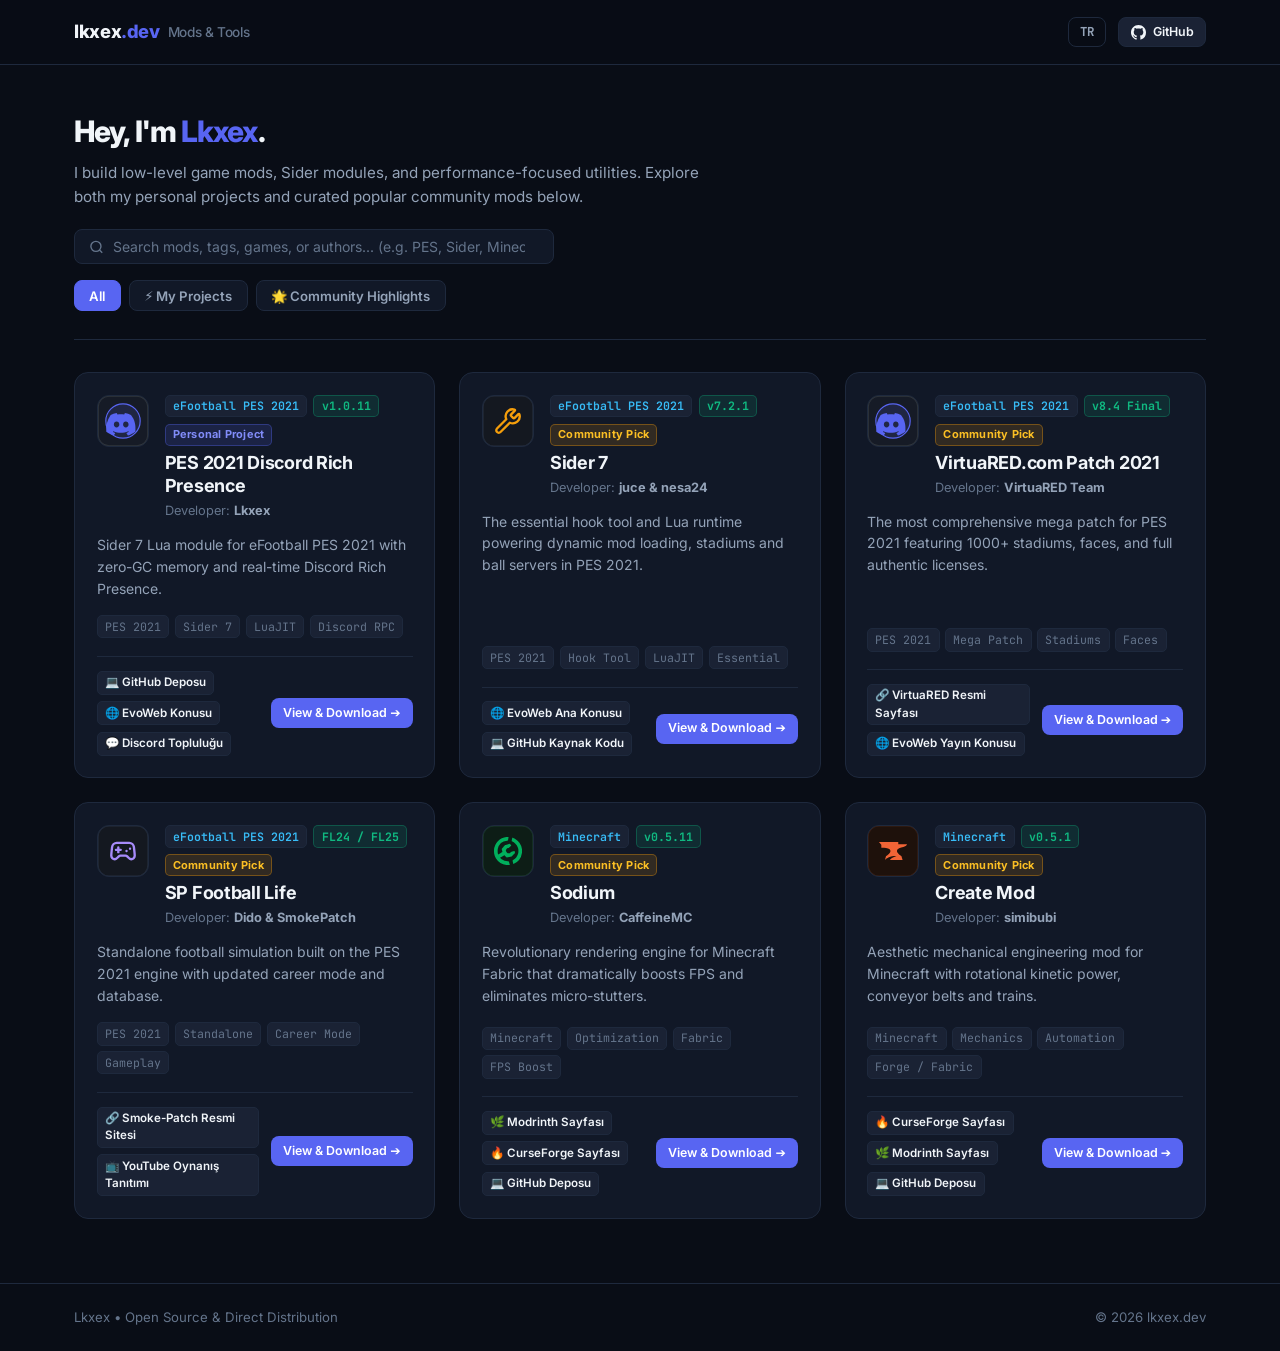
<file: index.html>
<!DOCTYPE html>
<html lang="tr">
<head>
  <meta charset="UTF-8" />
  <meta name="viewport" content="width=device-width, initial-scale=1.0" />
  <title data-i18n="site_title">Lkxex / Modlar &amp; Projeler</title>
  
  <meta name="description" content="Lkxex tarafından geliştirilen oyun modları, Sider 7 modülleri ve popüler topluluk modları vitrini." />
  <link rel="icon" type="image/svg+xml" href="./favicon.svg" />
  
  <link rel="preconnect" href="https://fonts.googleapis.com" />
  <link rel="preconnect" href="https://fonts.gstatic.com" crossorigin />
  <link href="https://fonts.googleapis.com/css2?family=Inter:wght@400;500;600;700;800&family=JetBrains+Mono:wght@400;500;600;700&display=swap" rel="stylesheet" />

  <style>
    :root {
      --bg-base: #090d16;
      --bg-surface: #111827;
      --bg-surface-elevated: #1a2234;
      --bg-surface-hover: #222d42;
      --border-subtle: #1e293d;
      --border-hover: #334155;
      --text-primary: #f1f5f9;
      --text-secondary: #94a3b8;
      --text-muted: #64748b;
      --accent: #5865F2;
      --accent-hover: #4752c4;
      --emerald: #10b981;
      --emerald-hover: #059669;
      --amber: #f59e0b;
      --font-sans: 'Inter', system-ui, -apple-system, BlinkMacSystemFont, "Segoe UI", Roboto, sans-serif;
      --font-mono: 'JetBrains Mono', Consolas, monospace;
    }

    * {
      box-sizing: border-box;
      margin: 0;
      padding: 0;
    }

    body {
      background-color: var(--bg-base);
      color: var(--text-primary);
      font-family: var(--font-sans);
      line-height: 1.5;
      -webkit-font-smoothing: antialiased;
      min-height: 100vh;
      display: flex;
      flex-direction: column;
    }

    a {
      color: inherit;
      text-decoration: none;
    }

    .container {
      max-width: 1180px;
      margin: 0 auto;
      padding: 0 1.5rem;
      width: 100%;
    }

    /* Top Admin Bar (When active in ModManager / Local preview) */
    .admin-top-bar {
      display: none;
      background: #0f172a;
      border-bottom: 1px solid var(--accent);
      padding: 0.5rem 0;
      font-size: 0.825rem;
    }
    .admin-top-bar.active {
      display: block;
    }
    .admin-bar-inner {
      display: flex;
      align-items: center;
      justify-content: space-between;
      gap: 1rem;
    }
    .admin-status {
      display: flex;
      align-items: center;
      gap: 0.5rem;
      font-weight: 700;
      color: #38bdf8;
      letter-spacing: 0.04em;
    }
    .admin-dot {
      width: 8px;
      height: 8px;
      border-radius: 50%;
      background: #38bdf8;
      box-shadow: 0 0 8px #38bdf8;
    }

    /* Site Header */
    .site-header {
      border-bottom: 1px solid var(--border-subtle);
      background: rgba(9, 13, 22, 0.85);
      backdrop-filter: blur(12px);
      position: sticky;
      top: 0;
      z-index: 40;
    }
    .header-inner {
      height: 64px;
      display: flex;
      align-items: center;
      justify-content: space-between;
    }
    .brand {
      display: flex;
      align-items: center;
      gap: 0.5rem;
      font-weight: 800;
      font-size: 1.15rem;
      letter-spacing: -0.02em;
    }
    .brand-accent {
      color: var(--accent);
    }
    .brand-sub {
      color: var(--text-muted);
      font-weight: 500;
      font-size: 0.85rem;
    }
    .nav-actions {
      display: flex;
      align-items: center;
      gap: 0.75rem;
    }

    /* Buttons */
    .btn {
      display: inline-flex;
      align-items: center;
      justify-content: center;
      gap: 0.45rem;
      font-family: inherit;
      font-size: 0.825rem;
      font-weight: 600;
      height: 34px;
      padding: 0 0.85rem;
      border-radius: 8px;
      border: 1px solid transparent;
      cursor: pointer;
      transition: all 120ms ease;
      line-height: 1;
      white-space: nowrap;
    }
    .btn-primary {
      background-color: var(--accent);
      color: #fff;
    }
    .btn-primary:hover {
      background-color: var(--accent-hover);
    }
    .btn-secondary {
      background-color: var(--bg-surface-elevated);
      color: var(--text-primary);
      border-color: var(--border-subtle);
    }
    .btn-secondary:hover {
      background-color: var(--bg-surface-hover);
      border-color: var(--border-hover);
    }
    .btn-emerald {
      background-color: var(--emerald);
      color: #fff;
    }
    .btn-emerald:hover {
      background-color: var(--emerald-hover);
    }
    .btn-outline {
      background: transparent;
      border-color: var(--border-subtle);
      color: var(--text-secondary);
    }
    .btn-outline:hover {
      border-color: var(--border-hover);
      color: var(--text-primary);
    }
    .btn-sm {
      height: 30px;
      padding: 0 0.7rem;
      font-size: 0.775rem;
    }

    /* Intro / Hero Section */
    .intro-section {
      padding: 2.75rem 0 1.75rem;
      border-bottom: 1px solid var(--border-subtle);
      margin-bottom: 2rem;
    }
    .intro-title {
      font-size: 1.85rem;
      font-weight: 800;
      letter-spacing: -0.03em;
      margin-bottom: 0.45rem;
    }
    .intro-desc {
      color: var(--text-secondary);
      font-size: 0.95rem;
      max-width: 640px;
      line-height: 1.6;
      margin-bottom: 1.25rem;
    }

    /* Search & Filter Controls */
    .controls-row {
      display: flex;
      flex-direction: column;
      gap: 1rem;
    }
    .search-box {
      display: flex;
      align-items: center;
      background: var(--bg-surface);
      border: 1px solid var(--border-subtle);
      border-radius: 8px;
      padding: 0.5rem 0.85rem;
      gap: 0.6rem;
      max-width: 480px;
      transition: border-color 150ms ease;
    }
    .search-box:focus-within {
      border-color: var(--accent);
    }
    .search-box input {
      background: transparent;
      border: none;
      outline: none;
      color: var(--text-primary);
      font-size: 0.875rem;
      width: 100%;
      font-family: inherit;
    }
    .search-box input::placeholder {
      color: var(--text-muted);
    }

    .tabs-container {
      display: flex;
      align-items: center;
      gap: 0.5rem;
      flex-wrap: wrap;
    }
    .tab-btn {
      background: var(--bg-surface);
      border: 1px solid var(--border-subtle);
      color: var(--text-secondary);
      padding: 0.4rem 0.9rem;
      border-radius: 8px;
      font-size: 0.825rem;
      font-weight: 600;
      cursor: pointer;
      transition: all 120ms ease;
      font-family: inherit;
    }
    .tab-btn:hover {
      background: var(--bg-surface-elevated);
      color: var(--text-primary);
      border-color: var(--border-hover);
    }
    .tab-btn.active {
      background: var(--accent);
      color: #fff;
      border-color: var(--accent);
    }

    /* Badges */
    .badge-type {
      font-size: 0.685rem;
      font-weight: 700;
      padding: 0.12rem 0.45rem;
      border-radius: 5px;
      letter-spacing: 0.02em;
    }
    .badge-personal {
      background: rgba(88, 101, 242, 0.15);
      color: #818cf8;
      border: 1px solid rgba(88, 101, 242, 0.35);
    }
    .badge-community {
      background: rgba(245, 158, 11, 0.14);
      color: #fbbf24;
      border: 1px solid rgba(245, 158, 11, 0.35);
    }
    .badge-game {
      font-family: var(--font-mono);
      font-size: 0.725rem;
      font-weight: 600;
      background: var(--bg-surface-elevated);
      border: 1px solid var(--border-subtle);
      color: #38bdf8;
      padding: 0.1rem 0.45rem;
      border-radius: 5px;
    }
    .badge-version {
      font-family: var(--font-mono);
      font-size: 0.725rem;
      font-weight: 700;
      color: var(--emerald);
      background: rgba(16, 185, 129, 0.12);
      border: 1px solid rgba(16, 185, 129, 0.3);
      padding: 0.1rem 0.45rem;
      border-radius: 5px;
    }
    .badge-platform {
      display: inline-flex;
      align-items: center;
      gap: 0.3rem;
      background: var(--bg-surface-elevated);
      border: 1px solid var(--border-subtle);
      color: var(--text-primary);
      font-size: 0.725rem;
      font-weight: 600;
      padding: 0.15rem 0.45rem;
      border-radius: 5px;
    }

    /* Mod Showcase Grid (Modern, Balanced Cards) */
    .mods-grid {
      display: grid;
      grid-template-columns: repeat(auto-fill, minmax(350px, 1fr));
      gap: 1.5rem;
      margin-bottom: 4rem;
    }

    .mod-card {
      background: var(--bg-surface);
      border: 1px solid var(--border-subtle);
      border-radius: 14px;
      padding: 1.35rem;
      display: flex;
      flex-direction: column;
      cursor: pointer;
      transition: border-color 150ms ease, transform 150ms ease, box-shadow 150ms ease;
    }
    .mod-card:hover {
      border-color: var(--border-hover);
      transform: translateY(-2px);
      box-shadow: 0 10px 28px -6px rgba(0, 0, 0, 0.45);
    }

    .mod-card-header {
      display: flex;
      gap: 1rem;
      align-items: flex-start;
      margin-bottom: 0.85rem;
    }
    .mod-card-icon {
      width: 52px;
      height: 52px;
      border-radius: 12px;
      object-fit: cover;
      background: var(--bg-surface-elevated);
      border: 1px solid var(--border-subtle);
      flex-shrink: 0;
    }
    .mod-card-header-info {
      flex: 1;
      min-width: 0;
    }
    .mod-card-meta-top {
      display: flex;
      align-items: center;
      gap: 0.4rem;
      flex-wrap: wrap;
      margin-bottom: 0.3rem;
    }
    .mod-card-title {
      font-size: 1.125rem;
      font-weight: 700;
      line-height: 1.3;
      letter-spacing: -0.015em;
      color: var(--text-primary);
      margin-bottom: 0.25rem;
    }
    .mod-card-author {
      font-size: 0.8rem;
      color: var(--text-muted);
    }
    .mod-card-author strong {
      color: var(--text-secondary);
    }

    .mod-card-tagline {
      font-size: 0.875rem;
      color: var(--text-secondary);
      line-height: 1.55;
      margin-bottom: 1rem;
      flex-grow: 1;
      display: -webkit-box;
      -webkit-line-clamp: 3;
      -webkit-box-orient: vertical;
      overflow: hidden;
    }

    .mod-card-tags {
      display: flex;
      flex-wrap: wrap;
      gap: 0.35rem;
      margin-bottom: 1.1rem;
    }
    .tag-pill {
      font-size: 0.725rem;
      font-family: var(--font-mono);
      background: var(--bg-surface-elevated);
      border: 1px solid var(--border-subtle);
      color: var(--text-muted);
      padding: 0.12rem 0.45rem;
      border-radius: 5px;
    }

    .mod-card-footer {
      display: flex;
      align-items: center;
      justify-content: space-between;
      gap: 0.75rem;
      padding-top: 0.85rem;
      border-top: 1px solid var(--border-subtle);
      margin-top: auto;
    }
    .mod-card-links-preview {
      display: flex;
      align-items: center;
      gap: 0.4rem;
      flex-wrap: wrap;
    }

    /* Mod Showcase Modal (Deep Dive / Detail View) */
    .showcase-overlay {
      display: none;
      position: fixed;
      inset: 0;
      background: rgba(0, 0, 0, 0.78);
      backdrop-filter: blur(8px);
      z-index: 100;
      align-items: center;
      justify-content: center;
      padding: 1.25rem;
    }
    .showcase-overlay.open {
      display: flex;
    }
    .showcase-modal {
      background: var(--bg-surface);
      border: 1px solid var(--border-hover);
      border-radius: 16px;
      width: 100%;
      max-width: 860px;
      max-height: 90vh;
      display: flex;
      flex-direction: column;
      box-shadow: 0 24px 60px -12px rgba(0, 0, 0, 0.75);
      animation: modalScale 160ms ease-out;
      overflow: hidden;
    }
    @keyframes modalScale {
      from { opacity: 0; transform: scale(0.96); }
      to { opacity: 1; transform: scale(1); }
    }

    .showcase-header {
      padding: 1.5rem 1.75rem 1.25rem;
      border-bottom: 1px solid var(--border-subtle);
      display: flex;
      gap: 1.25rem;
      align-items: flex-start;
      position: relative;
    }
    .showcase-icon {
      width: 68px;
      height: 68px;
      border-radius: 14px;
      background: var(--bg-surface-elevated);
      border: 1px solid var(--border-subtle);
      object-fit: cover;
      flex-shrink: 0;
    }
    .showcase-header-content {
      flex: 1;
      min-width: 0;
    }
    .showcase-meta-top {
      display: flex;
      align-items: center;
      gap: 0.5rem;
      flex-wrap: wrap;
      margin-bottom: 0.4rem;
    }
    .showcase-title {
      font-size: 1.45rem;
      font-weight: 800;
      letter-spacing: -0.02em;
      line-height: 1.25;
      margin-bottom: 0.35rem;
    }
    .showcase-subline {
      font-size: 0.85rem;
      color: var(--text-muted);
      display: flex;
      gap: 1rem;
      flex-wrap: wrap;
    }
    .showcase-close-btn {
      position: absolute;
      top: 1.25rem;
      right: 1.25rem;
      background: transparent;
      border: none;
      color: var(--text-muted);
      font-size: 1.75rem;
      cursor: pointer;
      line-height: 1;
      padding: 0.2rem;
      border-radius: 6px;
      transition: color 120ms;
    }
    .showcase-close-btn:hover {
      color: var(--text-primary);
    }

    /* Showcase Quick Actions / External Platforms Bar */
    .showcase-actions-bar {
      padding: 0.9rem 1.75rem;
      background: var(--bg-base);
      border-bottom: 1px solid var(--border-subtle);
      display: flex;
      align-items: center;
      gap: 0.6rem;
      flex-wrap: wrap;
    }

    /* Showcase Tabs */
    .showcase-nav {
      display: flex;
      background: var(--bg-surface);
      border-bottom: 1px solid var(--border-subtle);
      padding: 0 1.75rem;
      gap: 1.5rem;
    }
    .showcase-nav-btn {
      background: transparent;
      border: none;
      border-bottom: 2px solid transparent;
      color: var(--text-secondary);
      font-size: 0.85rem;
      font-weight: 600;
      font-family: inherit;
      padding: 0.8rem 0;
      cursor: pointer;
      transition: all 120ms ease;
    }
    .showcase-nav-btn:hover {
      color: var(--text-primary);
    }
    .showcase-nav-btn.active {
      color: var(--accent);
      border-bottom-color: var(--accent);
    }

    /* Showcase Body */
    .showcase-body {
      padding: 1.5rem 1.75rem;
      overflow-y: auto;
      flex: 1;
    }
    .showcase-tab-pane {
      display: none;
    }
    .showcase-tab-pane.active {
      display: block;
      animation: fadeIn 120ms ease;
    }

    .detail-section {
      margin-bottom: 1.5rem;
    }
    .detail-section-title {
      font-size: 0.85rem;
      font-weight: 700;
      color: var(--text-muted);
      text-transform: uppercase;
      letter-spacing: 0.05em;
      margin-bottom: 0.6rem;
    }
    .overview-text {
      color: var(--text-secondary);
      font-size: 0.95rem;
      line-height: 1.65;
      margin-bottom: 1.25rem;
    }
    .requirements-box {
      background: var(--bg-base);
      border: 1px solid var(--border-subtle);
      border-radius: 8px;
      padding: 0.75rem 1rem;
      font-size: 0.875rem;
      color: var(--text-secondary);
      margin-bottom: 1.25rem;
    }
    .requirements-list {
      list-style-type: square;
      padding-left: 1.25rem;
      margin-top: 0.4rem;
    }
    .feature-list {
      list-style: none;
      display: flex;
      flex-direction: column;
      gap: 0.45rem;
    }
    .feature-list li {
      font-size: 0.9rem;
      color: var(--text-secondary);
      display: flex;
      align-items: flex-start;
      gap: 0.5rem;
    }
    .feature-list li::before {
      content: "✔";
      color: var(--emerald);
      font-size: 0.85rem;
      line-height: 1.6;
    }

    /* Step-by-step instructions */
    .steps-list {
      display: flex;
      flex-direction: column;
      gap: 0.85rem;
      margin-bottom: 1.5rem;
    }
    .step-item {
      display: flex;
      gap: 0.85rem;
      align-items: flex-start;
      background: var(--bg-base);
      border: 1px solid var(--border-subtle);
      border-radius: 8px;
      padding: 0.85rem 1rem;
    }
    .step-number {
      width: 24px;
      height: 24px;
      border-radius: 6px;
      background: var(--accent);
      color: #fff;
      font-weight: 700;
      font-size: 0.75rem;
      display: flex;
      align-items: center;
      justify-content: center;
      flex-shrink: 0;
      margin-top: 0.1rem;
    }
    .step-text {
      font-size: 0.9rem;
      color: var(--text-secondary);
      line-height: 1.5;
    }
    .step-text code {
      font-family: var(--font-mono);
      background: var(--bg-surface-elevated);
      color: #79c0ff;
      padding: 0.1rem 0.35rem;
      border-radius: 4px;
      font-size: 0.825rem;
    }

    .copy-box {
      display: flex;
      align-items: center;
      justify-content: space-between;
      background: var(--bg-base);
      border: 1px solid var(--border-subtle);
      border-radius: 8px;
      padding: 0.65rem 0.95rem;
      font-family: var(--font-mono);
      font-size: 0.85rem;
      color: #79c0ff;
      margin-top: 0.5rem;
    }

    .hotkeys-table {
      width: 100%;
      border-collapse: collapse;
      font-size: 0.875rem;
      background: var(--bg-base);
      border: 1px solid var(--border-subtle);
      border-radius: 8px;
      overflow: hidden;
    }
    .hotkeys-table th, .hotkeys-table td {
      padding: 0.65rem 1rem;
      text-align: left;
      border-bottom: 1px solid var(--border-subtle);
    }
    .hotkeys-table th {
      background: var(--bg-surface-elevated);
      color: var(--text-muted);
      font-size: 0.775rem;
      text-transform: uppercase;
      letter-spacing: 0.04em;
    }
    .kbd {
      font-family: var(--font-mono);
      background: var(--bg-surface-elevated);
      border: 1px solid var(--border-hover);
      color: #e2e8f0;
      padding: 0.15rem 0.45rem;
      border-radius: 4px;
      font-size: 0.775rem;
      display: inline-block;
    }

    .empty-state {
      grid-column: 1 / -1;
      padding: 3rem 1rem;
      text-align: center;
      color: var(--text-muted);
      font-size: 0.95rem;
      background: var(--bg-surface);
      border: 1px dashed var(--border-subtle);
      border-radius: 12px;
    }

    /* Footer */
    .site-footer {
      margin-top: auto;
      border-top: 1px solid var(--border-subtle);
      padding: 1.5rem 0;
      color: var(--text-muted);
      font-size: 0.825rem;
    }
    .footer-inner {
      display: flex;
      align-items: center;
      justify-content: space-between;
      flex-wrap: wrap;
      gap: 0.75rem;
    }
  </style>
</head>
<body>

  <!-- Top Admin Bar (When launched via local preview / ModManager) -->
  <div id="admin-top-bar" class="admin-top-bar">
    <div class="container admin-bar-inner">
      <div class="admin-status">
        <span class="admin-dot"></span>
        <span>MOD YÖNETİCİSİ AKTİF (LOCAL PREVIEW)</span>
      </div>
      <div class="nav-actions">
        <button type="button" id="top-btn-refresh" class="btn btn-sm btn-secondary">🔄 Yenile</button>
      </div>
    </div>
  </div>

  <!-- Site Header -->
  <header class="site-header">
    <div class="container header-inner">
      <a href="./index.html" class="brand" aria-label="Lkxex Mods">
        <span>lkxex<span class="brand-accent">.dev</span></span>
        <span class="brand-sub" data-i18n="header_subtitle">/ Modlar &amp; Araçlar</span>
      </a>

      <div class="nav-actions">
        <button type="button" id="lang-toggle-btn" class="btn btn-sm btn-outline" style="font-family: var(--font-mono); font-weight: 700;" title="Switch Language">
          EN
        </button>
        <a href="https://github.com/Lkxex" target="_blank" rel="noopener noreferrer" class="btn btn-sm btn-secondary" aria-label="GitHub">
          <svg width="15" height="15" viewBox="0 0 16 16" fill="currentColor">
            <path d="M8 0C3.58 0 0 3.58 0 8c0 3.54 2.29 6.53 5.47 7.59.4.07.55-.17.55-.38 0-.19-.01-.82-.01-1.49-2.01.37-2.53-.49-2.69-.94-.09-.23-.48-.94-.82-1.13-.28-.15-.68-.52-.01-.53.63-.01 1.08.58 1.23.82.72 1.21 1.87.87 2.33.66.07-.52.28-.87.51-1.07-1.78-.2-3.64-.89-3.64-3.95 0-.87.31-1.59.82-2.15-.08-.2-.36-1.02.08-2.12 0 0 .67-.21 2.2.82.64-.18 1.32-.27 2-.27.68 0 1.36.09 2 .27 1.53-1.04 2.2-.82 2.2-.82.44 1.1.16 1.92.08 2.12.51.56.82 1.27.82 2.15 0 3.07-1.87 3.75-3.65 3.95.29.25.54.73.54 1.48 0 1.07-.01 1.93-.01 2.2 0 .21.15.46.55.38A8.013 8.013 0 0016 8c0-4.42-3.58-8-8-8z"/>
          </svg>
          GitHub
        </a>
      </div>
    </div>
  </header>

  <!-- Main Content -->
  <main class="container">
    
    <!-- Intro / Hero Section -->
    <section class="intro-section">
      <h1 class="intro-title" data-i18n="intro_title">
        Selam, ben <span style="color: #5865F2;">Lkxex</span>.
      </h1>
      <p class="intro-desc" data-i18n="intro_desc">
        Oyunlar için düşük seviyeli modlar, Sider eklentileri ve performans odaklı araçlar geliştiriyorum. Kendi projelerime ve oyun dünyasından öne çıkan popüler topluluk modlarına buradan ulaşabilirsiniz.
      </p>

      <div class="controls-row">
        <!-- Instant Search Filter -->
        <div class="search-box">
          <svg width="16" height="16" viewBox="0 0 24 24" fill="none" stroke="currentColor" stroke-width="2.2" style="color: var(--text-muted);">
            <circle cx="11" cy="11" r="8"/>
            <line x1="21" y1="21" x2="16.65" y2="16.65"/>
          </svg>
          <input type="search" id="mod-search" placeholder="Mod, etiket, oyun veya yazar ara... (Örn: PES, Sider, Minecraft, RPC)" data-i18n="search_placeholder" autocomplete="off" />
        </div>

        <!-- Category / Type Filter Tabs -->
        <div class="tabs-container" id="mod-tabs">
          <button type="button" class="tab-btn active" data-tab="all" data-i18n="tab_all">Tümü</button>
          <button type="button" class="tab-btn" data-tab="personal" data-i18n="tab_personal">⚡ Kendi Modlarım</button>
          <button type="button" class="tab-btn" data-tab="community" data-i18n="tab_community">🌟 Popüler Topluluk Modları</button>
        </div>
      </div>
    </section>

    <!-- Modern Mod Showcase Grid -->
    <section class="mods-grid" id="mods-grid">
      <div class="empty-state">Modlar yükleniyor...</div>
    </section>

  </main>

  <!-- Mod Showcase Modal (Deep Dive View) -->
  <div id="showcase-overlay" class="showcase-overlay" role="dialog" aria-modal="true">
    <div class="showcase-modal" id="showcase-modal">
      
      <!-- Showcase Header -->
      <div class="showcase-header">
        <img id="sc-icon" src="./assets/images/projects/pes2021-icon.svg" alt="Mod Icon" class="showcase-icon" />
        <div class="showcase-header-content">
          <div class="showcase-meta-top">
            <span id="sc-game" class="badge-game">PES 2021</span>
            <span id="sc-version" class="badge-version">v1.0.0</span>
            <span id="sc-type" class="badge-type badge-personal">Geliştirici Projesi</span>
          </div>
          <h2 id="sc-title" class="showcase-title">Mod Başlığı</h2>
          <div class="showcase-subline">
            <span><span data-i18n="label_developer">Geliştirici:</span> <strong id="sc-author" style="color:var(--text-primary);">Lkxex</strong></span>
            <span><span data-i18n="label_last_updated">Güncelleme:</span> <span id="sc-updated" style="color:var(--text-secondary);">2026-03-21</span></span>
          </div>
        </div>
        <button type="button" class="showcase-close-btn" id="sc-close-btn" aria-label="Kapat">&times;</button>
      </div>

      <!-- Quick Actions / External Platforms Bar -->
      <div class="showcase-actions-bar" id="sc-actions-bar">
        <!-- Download and multi-platform links injected dynamically -->
      </div>

      <!-- Showcase Tabs Navigation -->
      <div class="showcase-nav">
        <button type="button" class="showcase-nav-btn active" data-tab="overview" data-i18n="tab_overview">📖 Genel Bakış</button>
        <button type="button" class="showcase-nav-btn" data-tab="install" data-i18n="tab_install">⚙️ Kurulum &amp; Yapılandırma</button>
        <button type="button" class="showcase-nav-btn" data-tab="hotkeys" id="sc-tab-hotkeys-btn" data-i18n="tab_hotkeys">⌨️ Kısayollar</button>
      </div>

      <!-- Showcase Scrollable Body -->
      <div class="showcase-body">
        
        <!-- Tab 1: Overview -->
        <div class="showcase-tab-pane active" id="pane-overview">
          <p class="overview-text" id="sc-overview-text">Detaylı açıklama...</p>

          <div class="detail-section" id="sc-requirements-box">
            <div class="detail-section-title" data-i18n="label_requirements">Gereksinimler:</div>
            <div class="requirements-box">
              <ul class="requirements-list" id="sc-requirements-list"></ul>
            </div>
          </div>

          <div class="detail-section" id="sc-features-box">
            <div class="detail-section-title" data-i18n="label_features">Öne Çıkan Özellikler:</div>
            <ul class="feature-list" id="sc-features-list"></ul>
          </div>
        </div>

        <!-- Tab 2: Installation -->
        <div class="showcase-tab-pane" id="pane-install">
          <div class="detail-section">
            <div class="detail-section-title" data-i18n="label_steps">Adım Adım Kurulum Rehberi:</div>
            <div class="steps-list" id="sc-steps-list"></div>
          </div>

          <div class="detail-section" id="sc-install-code-box">
            <div class="detail-section-title" data-i18n="label_install">Kurulum Satırı (sider.ini / config):</div>
            <div class="copy-box">
              <code id="sc-install-code">lua.module = "..."</code>
              <button type="button" class="btn btn-sm btn-secondary copy-btn" id="sc-copy-btn" data-i18n="btn_copy">Kopyala</button>
            </div>
          </div>
        </div>

        <!-- Tab 3: Hotkeys -->
        <div class="showcase-tab-pane" id="pane-hotkeys">
          <div class="detail-section">
            <div class="detail-section-title" data-i18n="label_hotkeys">Kısayollar &amp; Kontroller:</div>
            <table class="hotkeys-table">
              <thead>
                <tr>
                  <th style="width: 140px;">Tuş / Kısayol</th>
                  <th>Açıklama</th>
                </tr>
              </thead>
              <tbody id="sc-hotkeys-tbody"></tbody>
            </table>
          </div>
        </div>

      </div>
    </div>
  </div>

  <!-- Site Footer -->
  <footer class="site-footer">
    <div class="container footer-inner">
      <div data-i18n="footer_text">Lkxex • Açık Kaynak &amp; Doğrudan Dağıtım</div>
      <div>&copy; <span id="current-year">2026</span> lkxex.dev</div>
    </div>
  </footer>

  <script type="module">
    import { t, getLanguage, setLanguage, applyLanguage } from './assets/js/i18n.js';

    let allMods = [];
    let currentTab = 'all';
    let currentOpenMod = null;

    const isLocalServer = location.hostname === '127.0.0.1' || location.hostname === 'localhost';

    async function loadMods() {
      try {
        const res = await fetch('./mods.json?t=' + Date.now());
        if (!res.ok) throw new Error('HTTP ' + res.status);
        allMods = await res.json();
      } catch (e) {
        console.error('mods.json yüklenemedi:', e);
      }
      renderGrid();
      checkDeepLink();
    }

    function renderGrid() {
      const container = document.getElementById('mods-grid');
      const lang = getLanguage();
      const q = (document.getElementById('mod-search')?.value || '').toLowerCase().trim();

      const filtered = allMods.filter(m => {
        if (currentTab === 'personal' && m.type === 'community') return false;
        if (currentTab === 'community' && m.type !== 'community') return false;

        if (!q) return true;
        const title = (m.title || '').toLowerCase();
        const tagTr = (m.tagline_tr || '').toLowerCase();
        const tagEn = (m.tagline_en || '').toLowerCase();
        const tags = (m.tags || []).join(' ').toLowerCase();
        const author = (m.author || '').toLowerCase();
        const game = (m.game || '').toLowerCase();
        return title.includes(q) || tagTr.includes(q) || tagEn.includes(q) || tags.includes(q) || author.includes(q) || game.includes(q);
      });

      if (filtered.length === 0) {
        container.innerHTML = `<div class="empty-state">${t('no_mods_found')}</div>`;
        return;
      }

      container.innerHTML = filtered.map(m => {
        const isCommunity = m.type === 'community';
        const tagline = (lang === 'en' && m.tagline_en) ? m.tagline_en : (m.tagline_tr || '');
        const tagsHTML = (m.tags || []).slice(0, 4).map(tag => `<span class="tag-pill">${escapeHTML(tag)}</span>`).join('');
        
        const typeBadge = isCommunity 
          ? `<span class="badge-type badge-community">${t('badge_community')}</span>` 
          : `<span class="badge-type badge-personal">${t('badge_personal')}</span>`;

        // Render quick platform badges
        const linksList = m.links || [];
        const quickLinksHTML = linksList.slice(0, 3).map(l => {
          return `<span class="badge-platform" title="${escapeHTML(l.title)}">${getPlatformIcon(l.icon || l.title)} ${escapeHTML(l.title)}</span>`;
        }).join('');

        return `
          <article class="mod-card" data-id="${escapeHTML(m.id)}">
            <div class="mod-card-header">
              <img src="${escapeHTML(m.icon || './assets/images/projects/pes2021-icon.svg')}" alt="${escapeHTML(m.title)} icon" class="mod-card-icon" loading="lazy" />
              <div class="mod-card-header-info">
                <div class="mod-card-meta-top">
                  ${m.game ? `<span class="badge-game">${escapeHTML(m.game)}</span>` : ''}
                  ${m.version ? `<span class="badge-version">${escapeHTML(m.version)}</span>` : ''}
                  ${typeBadge}
                </div>
                <h3 class="mod-card-title">${escapeHTML(m.title)}</h3>
                <div class="mod-card-author">${t('label_developer')} <strong>${escapeHTML(m.author || 'Lkxex')}</strong></div>
              </div>
            </div>

            <p class="mod-card-tagline">${escapeHTML(tagline)}</p>

            <div class="mod-card-tags">${tagsHTML}</div>

            <div class="mod-card-footer">
              <div class="mod-card-links-preview">${quickLinksHTML}</div>
              <button type="button" class="btn btn-sm btn-primary btn-open-showcase" data-id="${escapeHTML(m.id)}">
                ${t('btn_view_mod')}
              </button>
            </div>
          </article>
        `;
      }).join('');

      // Wire up card clicks to open showcase
      document.querySelectorAll('.mod-card').forEach(card => {
        card.addEventListener('click', (e) => {
          const modId = card.getAttribute('data-id');
          openShowcase(modId);
        });
      });
    }

    function getPlatformIcon(typeStr = '') {
      const s = typeStr.toLowerCase();
      if (s.includes('discord')) return '💬';
      if (s.includes('evoweb')) return '🌐';
      if (s.includes('github')) return '💻';
      if (s.includes('youtube')) return '📺';
      if (s.includes('steam')) return '💨';
      if (s.includes('modrinth')) return '🌿';
      if (s.includes('curseforge')) return '🔥';
      if (s.includes('gamebanana')) return '🍌';
      return '🔗';
    }

    // Showcase View
    function openShowcase(modId) {
      const mod = allMods.find(m => m.id === modId);
      if (!mod) return;
      currentOpenMod = mod;

      const lang = getLanguage();
      const isCommunity = mod.type === 'community';

      document.getElementById('sc-icon').src = mod.icon || './assets/images/projects/pes2021-icon.svg';
      document.getElementById('sc-title').textContent = mod.title;
      document.getElementById('sc-game').textContent = mod.game || (isCommunity ? 'Oyun Modu' : 'Mod / Araç');
      document.getElementById('sc-version').textContent = mod.version || 'v1.0';
      
      const typeEl = document.getElementById('sc-type');
      typeEl.className = 'badge-type ' + (isCommunity ? 'badge-community' : 'badge-personal');
      typeEl.textContent = isCommunity ? t('badge_community') : t('badge_personal');

      document.getElementById('sc-author').textContent = mod.author || 'Lkxex';
      document.getElementById('sc-updated').textContent = mod.updated || '2026-03-21';

      // Actions Bar: Primary download + Multi-platform links
      const actionsBar = document.getElementById('sc-actions-bar');
      let actionsHTML = '';

      if (mod.download_url) {
        actionsHTML += `
          <a href="${escapeHTML(mod.download_url)}" class="btn btn-emerald" style="height:36px;padding:0 1.1rem;">
            <svg width="15" height="15" viewBox="0 0 24 24" fill="none" stroke="currentColor" stroke-width="2.2"><path d="M21 15v4a2 2 0 0 1-2 2H5a2 2 0 0 1-2-2v-4"/><polyline points="7 10 12 15 17 10"/><line x1="12" y1="15" x2="12" y2="3"/></svg>
            ${t('btn_download_zip')}
          </a>
        `;
      }

      const links = mod.links || [];
      links.forEach(l => {
        actionsHTML += `
          <a href="${escapeHTML(l.url)}" target="_blank" rel="noopener noreferrer" class="btn btn-secondary" style="height:36px;">
            ${getPlatformIcon(l.icon || l.title)} ${escapeHTML(l.title)} ↗
          </a>
        `;
      });
      actionsBar.innerHTML = actionsHTML;

      // Overview Tab
      const overview = (lang === 'en' && mod.overview_en) ? mod.overview_en : (mod.overview_tr || (lang === 'en' ? mod.tagline_en : mod.tagline_tr));
      document.getElementById('sc-overview-text').textContent = overview;

      // Requirements
      const reqBox = document.getElementById('sc-requirements-box');
      const reqList = document.getElementById('sc-requirements-list');
      if (mod.requirements && mod.requirements.length > 0) {
        reqBox.style.display = 'block';
        reqList.innerHTML = mod.requirements.map(r => `<li>${escapeHTML(r)}</li>`).join('');
      } else {
        reqBox.style.display = 'none';
      }

      // Features
      const featBox = document.getElementById('sc-features-box');
      const featList = document.getElementById('sc-features-list');
      const features = (lang === 'en' && mod.features_en) ? mod.features_en : (mod.features_tr || []);
      if (features.length > 0) {
        featBox.style.display = 'block';
        featList.innerHTML = features.map(f => `<li>${escapeHTML(f)}</li>`).join('');
      } else {
        featBox.style.display = 'none';
      }

      // Installation Tab
      const stepsList = document.getElementById('sc-steps-list');
      const steps = (lang === 'en' && mod.install_steps_en) ? mod.install_steps_en : (mod.install_steps_tr || []);
      if (steps.length > 0) {
        stepsList.innerHTML = steps.map((s, idx) => `
          <div class="step-item">
            <div class="step-number">${idx + 1}</div>
            <div class="step-text">${formatCodeSpans(s)}</div>
          </div>
        `).join('');
      } else {
        stepsList.innerHTML = `<div class="step-item"><div class="step-text">İndirilen arşiv dosyasını oyun veya Sider ana dizinine çıkartın.</div></div>`;
      }

      const installCodeBox = document.getElementById('sc-install-code-box');
      if (mod.install_code) {
        installCodeBox.style.display = 'block';
        document.getElementById('sc-install-code').textContent = mod.install_code;
      } else {
        installCodeBox.style.display = 'none';
      }

      // Hotkeys Tab
      const hotkeysBtn = document.getElementById('sc-tab-hotkeys-btn');
      const hotkeysTbody = document.getElementById('sc-hotkeys-tbody');
      const hotkeys = mod.hotkeys || [];
      if (hotkeys.length > 0) {
        hotkeysBtn.style.display = 'inline-block';
        hotkeysTbody.innerHTML = hotkeys.map(h => {
          const desc = (lang === 'en' && h.desc_en) ? h.desc_en : h.desc_tr;
          return `
            <tr>
              <td><span class="kbd">${escapeHTML(h.key)}</span></td>
              <td style="color:var(--text-secondary);">${escapeHTML(desc)}</td>
            </tr>
          `;
        }).join('');
      } else {
        hotkeysBtn.style.display = 'none';
      }

      // Reset tabs to Overview
      switchShowcaseTab('overview');

      // Open Modal
      document.getElementById('showcase-overlay').classList.add('open');
      document.body.style.overflow = 'hidden';

      // Update URL hash
      history.replaceState(null, null, '#mod-' + mod.id);
    }

    function closeShowcase() {
      document.getElementById('showcase-overlay').classList.remove('open');
      document.body.style.overflow = '';
      history.replaceState(null, null, ' ');
    }

    function switchShowcaseTab(tabKey) {
      document.querySelectorAll('.showcase-nav-btn').forEach(btn => {
        btn.classList.toggle('active', btn.getAttribute('data-tab') === tabKey);
      });
      document.querySelectorAll('.showcase-tab-pane').forEach(pane => {
        pane.classList.toggle('active', pane.id === 'pane-' + tabKey);
      });
    }

    function checkDeepLink() {
      const hash = location.hash;
      if (hash && hash.startsWith('#mod-')) {
        const modId = hash.replace('#mod-', '');
        openShowcase(modId);
      }
    }

    function formatCodeSpans(text) {
      return escapeHTML(text).replace(/`([^`]+)`/g, '<code>$1</code>');
    }

    function escapeHTML(str) {
      if (typeof str !== 'string') return '';
      return str.replace(/&/g, '&amp;').replace(/</g, '&lt;').replace(/>/g, '&gt;').replace(/"/g, '&quot;').replace(/'/g, '&#039;');
    }

    // Initialize UI
    document.addEventListener('DOMContentLoaded', () => {
      applyLanguage();

      // Top Admin Bar
      if (isLocalServer) {
        document.getElementById('admin-top-bar')?.classList.add('active');
      }

      const topRefreshBtn = document.getElementById('top-btn-refresh');
      if (topRefreshBtn) topRefreshBtn.onclick = () => loadMods();

      // Language Switch
      const langBtn = document.getElementById('lang-toggle-btn');
      if (langBtn) {
        langBtn.addEventListener('click', () => {
          const cur = getLanguage();
          setLanguage(cur === 'tr' ? 'en' : 'tr');
          renderGrid();
          if (currentOpenMod) openShowcase(currentOpenMod.id);
        });
      }

      // Search input
      const searchInput = document.getElementById('mod-search');
      if (searchInput) {
        searchInput.addEventListener('input', () => renderGrid());
      }

      // Tab switching
      document.querySelectorAll('#mod-tabs .tab-btn').forEach(btn => {
        btn.addEventListener('click', () => {
          document.querySelectorAll('#mod-tabs .tab-btn').forEach(b => b.classList.remove('active'));
          btn.classList.add('active');
          currentTab = btn.getAttribute('data-tab');
          renderGrid();
        });
      });

      // Showcase Close Events
      document.getElementById('sc-close-btn')?.addEventListener('click', closeShowcase);
      document.getElementById('showcase-overlay')?.addEventListener('click', (e) => {
        if (e.target.id === 'showcase-overlay') closeShowcase();
      });
      window.addEventListener('keydown', (e) => {
        if (e.key === 'Escape') closeShowcase();
      });

      // Showcase Tabs
      document.querySelectorAll('.showcase-nav-btn').forEach(btn => {
        btn.addEventListener('click', () => {
          switchShowcaseTab(btn.getAttribute('data-tab'));
        });
      });

      // Copy Button
      document.getElementById('sc-copy-btn')?.addEventListener('click', () => {
        const code = document.getElementById('sc-install-code').textContent;
        navigator.clipboard.writeText(code).then(() => {
          const btn = document.getElementById('sc-copy-btn');
          const orig = btn.textContent;
          btn.textContent = t('btn_copied');
          btn.style.backgroundColor = 'var(--emerald)';
          btn.style.color = '#fff';
          setTimeout(() => {
            btn.textContent = orig;
            btn.style.backgroundColor = '';
            btn.style.color = '';
          }, 1800);
        });
      });

      const yearEl = document.getElementById('current-year');
      if (yearEl) yearEl.textContent = new Date().getFullYear();

      loadMods();
    });

    window.addEventListener('popstate', checkDeepLink);
  </script>
</body>
</html>
</file>
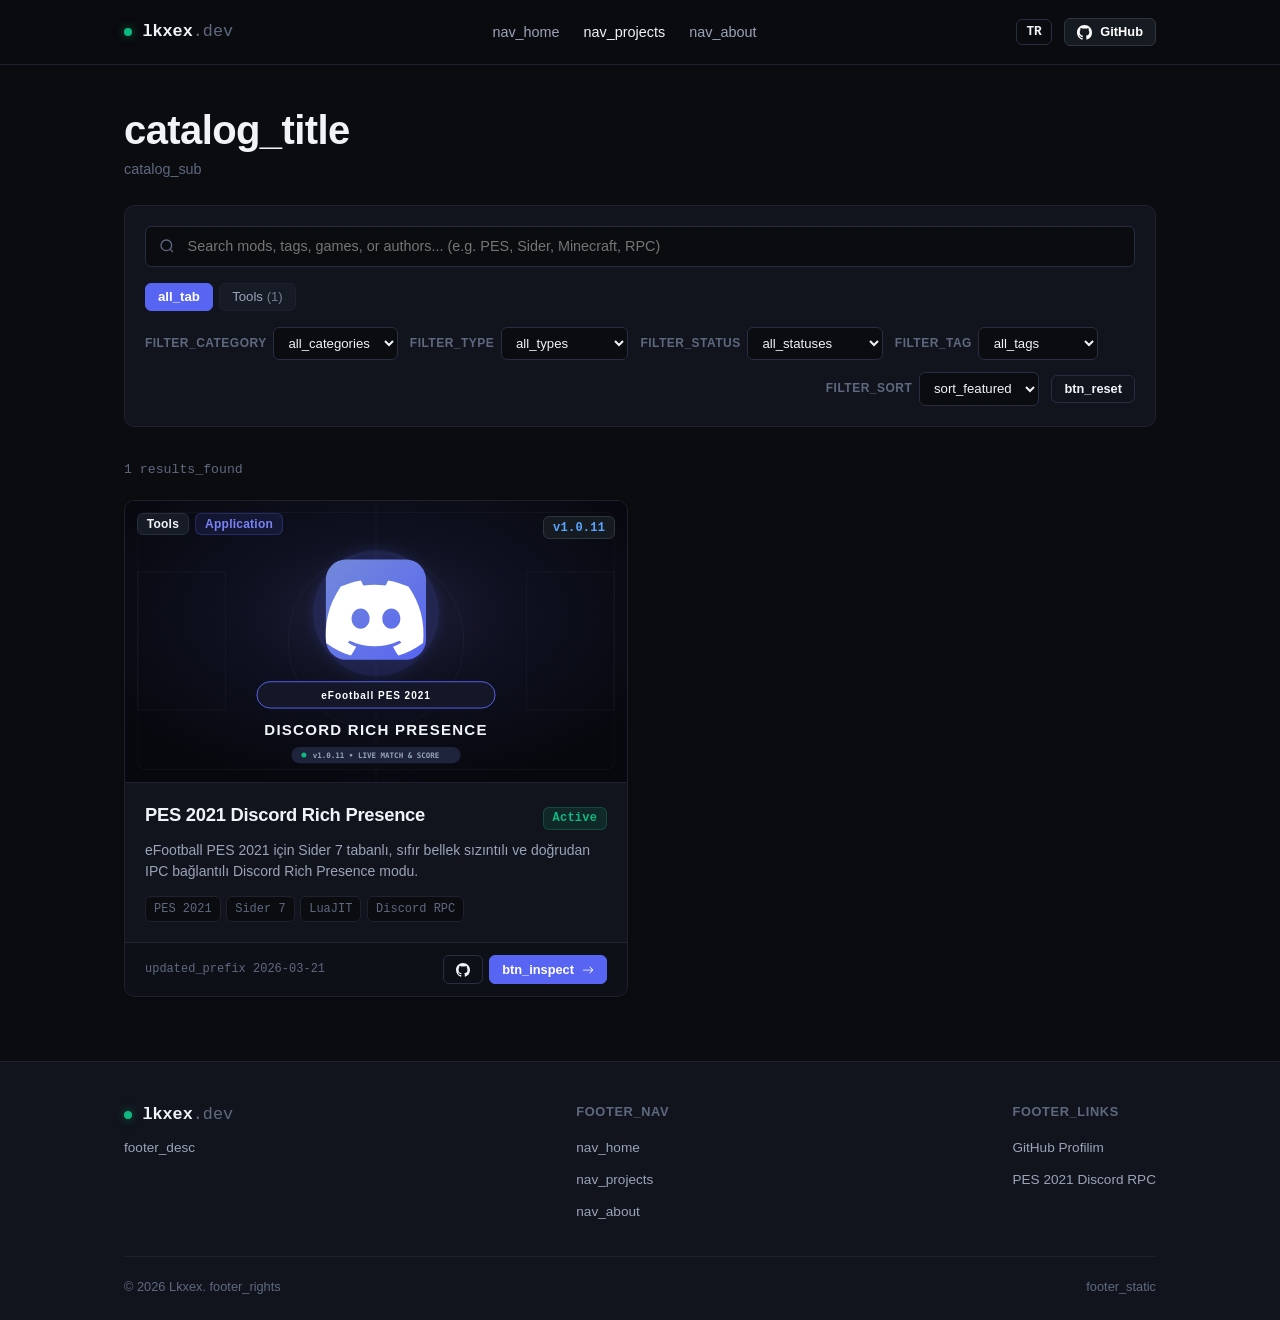
<file: projects.html>
<!DOCTYPE html>
<html lang="tr">
<head>
  <meta charset="UTF-8" />
  <meta name="viewport" content="width=device-width, initial-scale=1.0" />
  <title>Projects - Lkxex</title>
  <meta name="description" content="Personal game mods, tools, and software projects by Lkxex." />
  
  <meta property="og:type" content="website" />
  <meta property="og:title" content="Projects - Lkxex" />
  <meta property="og:description" content="Personal game mods, tools, and software projects." />
  <meta property="og:image" content="./assets/images/projects/pes2021-rpc-cover.svg" />
  
  <link rel="icon" type="image/svg+xml" href="./favicon.svg" />
  
  <link rel="stylesheet" href="./assets/css/variables.css" />
  <link rel="stylesheet" href="./assets/css/main.css" />
  <link rel="stylesheet" href="./assets/css/components.css" />
</head>
<body>

  <!-- Site Navigation -->
  <header class="site-header">
    <div class="container nav-container">
      <a href="./index.html" class="brand" aria-label="Lkxex Home">
        <span class="brand-dot"></span>
        <span>lkxex<span style="color: var(--text-muted); font-weight: normal;">.dev</span></span>
      </a>

      <button id="nav-toggle" class="nav-toggle" aria-label="Toggle Menu" aria-expanded="false">
        <svg width="20" height="20" viewBox="0 0 24 24" fill="none" stroke="currentColor" stroke-width="2">
          <line x1="3" y1="12" x2="21" y2="12"/>
          <line x1="3" y1="6" x2="21" y2="6"/>
          <line x1="3" y1="18" x2="21" y2="18"/>
        </svg>
      </button>

      <ul id="nav-links" class="nav-links">
        <li><a href="./index.html" class="nav-link" data-i18n="nav_home">Ana Sayfa</a></li>
        <li><a href="./projects.html" class="nav-link active" data-i18n="nav_projects">Projeler</a></li>
        <li><a href="./index.html#about-section" class="nav-link" data-i18n="nav_about">Hakkımda</a></li>
      </ul>

      <div class="nav-actions">
        <!-- Language Switcher Button -->
        <button type="button" id="lang-toggle-btn" class="btn btn-sm btn-outline" style="font-family: var(--font-mono); font-weight: 700; padding: 0.3rem 0.6rem;" title="Switch Language">
          EN
        </button>

        <a href="https://github.com/Lkxex" target="_blank" rel="noopener noreferrer" class="btn btn-sm btn-github" aria-label="GitHub Profile">
          <svg width="15" height="15" viewBox="0 0 16 16" fill="currentColor">
            <path d="M8 0C3.58 0 0 3.58 0 8c0 3.54 2.29 6.53 5.47 7.59.4.07.55-.17.55-.38 0-.19-.01-.82-.01-1.49-2.01.37-2.53-.49-2.69-.94-.09-.23-.48-.94-.82-1.13-.28-.15-.68-.52-.01-.53.63-.01 1.08.58 1.23.82.72 1.21 1.87.87 2.33.66.07-.52.28-.87.51-1.07-1.78-.2-3.64-.89-3.64-3.95 0-.87.31-1.59.82-2.15-.08-.2-.36-1.02.08-2.12 0 0 .67-.21 2.2.82.64-.18 1.32-.27 2-.27.68 0 1.36.09 2 .27 1.53-1.04 2.2-.82 2.2-.82.44 1.1.16 1.92.08 2.12.51.56.82 1.27.82 2.15 0 3.07-1.87 3.75-3.65 3.95.29.25.54.73.54 1.48 0 1.07-.01 1.93-.01 2.2 0 .21.15.46.55.38A8.013 8.013 0 0016 8c0-4.42-3.58-8-8-8z"/>
          </svg>
          GitHub
        </a>
      </div>
    </div>
  </header>

  <!-- Main Content -->
  <main class="site-main">
    <div class="container">
      
      <!-- Page Header -->
      <div class="section-header">
        <div class="section-title-wrap">
          <h1 data-i18n="catalog_title">Proje Kataloğu</h1>
          <span class="section-subtitle" data-i18n="catalog_sub">Tüm araçlar, modlar ve yazılımlar</span>
        </div>
      </div>

      <!-- Filter Controls Panel -->
      <div class="catalog-controls">
        <!-- Search bar -->
        <div class="search-input-wrap">
          <svg class="search-icon" width="16" height="16" viewBox="0 0 24 24" fill="none" stroke="currentColor" stroke-width="2">
            <circle cx="11" cy="11" r="8"/>
            <line x1="21" y1="21" x2="16.65" y2="16.65"/>
          </svg>
          <input 
            type="search" 
            id="search-input" 
            class="search-input" 
            placeholder="Proje adı veya etiket ara..." 
            data-i18n="search_placeholder"
            aria-label="Search projects" 
          />
        </div>

        <!-- Category Tabs -->
        <div id="category-tabs" class="category-tabs" role="tablist" aria-label="Category tabs">
          <!-- Populated by catalog.js -->
        </div>

        <!-- Advanced Filter Dropdowns Row -->
        <div class="filters-row">
          <!-- Category Select -->
          <div class="filter-group">
            <label for="category-filter" class="filter-label" data-i18n="filter_category">Kategori:</label>
            <select id="category-filter" class="filter-select" aria-label="Category Filter">
              <option value="all">Tüm Kategoriler</option>
            </select>
          </div>

          <!-- Type Select -->
          <div class="filter-group">
            <label for="type-filter" class="filter-label" data-i18n="filter_type">Tür:</label>
            <select id="type-filter" class="filter-select" aria-label="Type Filter">
              <option value="all">Tüm Türler</option>
            </select>
          </div>

          <!-- Status Select -->
          <div class="filter-group">
            <label for="status-filter" class="filter-label" data-i18n="filter_status">Durum:</label>
            <select id="status-filter" class="filter-select" aria-label="Status Filter">
              <option value="all">Tüm Durumlar</option>
            </select>
          </div>

          <!-- Tag Select -->
          <div class="filter-group">
            <label for="tag-filter" class="filter-label" data-i18n="filter_tag">Etiket:</label>
            <select id="tag-filter" class="filter-select" aria-label="Tag Filter">
              <option value="all">Tüm Etiketler</option>
            </select>
          </div>

          <!-- Sort Select -->
          <div class="filter-group" style="margin-left: auto;">
            <label for="sort-filter" class="filter-label" data-i18n="filter_sort">Sıralama:</label>
            <select id="sort-filter" class="filter-select" aria-label="Sort by">
              <option value="featured">Öne Çıkanlar</option>
            </select>
          </div>

          <!-- Reset Button -->
          <button type="button" id="reset-filters-btn" class="btn btn-sm btn-outline" title="Reset Filters" data-i18n="btn_reset">
            Sıfırla
          </button>
        </div>
      </div>

      <!-- Results Stats Row -->
      <div class="results-stats-row">
        <span id="results-count">Yükleniyor...</span>
      </div>

      <!-- Projects Grid -->
      <div id="catalog-projects-grid" class="projects-grid">
        <div class="empty-state" style="grid-column: 1 / -1;">
          <p>Yükleniyor...</p>
        </div>
      </div>

    </div>
  </main>

  <!-- Site Footer -->
  <footer class="site-footer">
    <div class="container">
      <div class="footer-grid">
        <div>
          <div class="brand" style="margin-bottom: 0.5rem;">
            <span class="brand-dot"></span>
            <span>lkxex<span style="color: var(--text-muted); font-weight: normal;">.dev</span></span>
          </div>
          <p style="font-size: 0.85rem; max-width: 380px;" data-i18n="footer_desc">
            Kişisel oyun modları, Sider eklentileri ve masaüstü yazılımları.
          </p>
        </div>
        <div>
          <div class="footer-col-title" data-i18n="footer_nav">Navigasyon</div>
          <ul class="footer-links">
            <li><a href="./index.html" class="footer-link" data-i18n="nav_home">Ana Sayfa</a></li>
            <li><a href="./projects.html" class="footer-link" data-i18n="nav_projects">Projeler</a></li>
            <li><a href="./index.html#about-section" class="footer-link" data-i18n="nav_about">Hakkımda</a></li>
          </ul>
        </div>
        <div>
          <div class="footer-col-title" data-i18n="footer_links">Bağlantılar</div>
          <ul class="footer-links">
            <li><a href="https://github.com/Lkxex" target="_blank" rel="noopener noreferrer" class="footer-link">GitHub Profilim</a></li>
            <li><a href="https://github.com/Lkxex/pes2021-discord-rpc" target="_blank" rel="noopener noreferrer" class="footer-link">PES 2021 Discord RPC</a></li>
          </ul>
        </div>
      </div>

      <div class="footer-bottom">
        <span>&copy; <span id="current-year">2026</span> Lkxex. <span data-i18n="footer_rights">Tüm hakları saklıdır.</span></span>
        <span data-i18n="footer_static">Doğrudan İndirilebilir &amp; Açık Kaynak</span>
      </div>
    </div>
  </footer>

  <script type="module">
    import { initCatalogPage } from './assets/js/catalog.js';
    document.addEventListener('DOMContentLoaded', initCatalogPage);
  </script>
</body>
</html>
</file>
<file: assets/css/variables.css>
:root {
  /* Color Palette - Modern Minimalist Dark (GitHub / Linear Aesthetic) */
  --bg-base: #0a0c10;
  --bg-surface: #11141c;
  --bg-surface-elevated: #161b26;
  --bg-surface-hover: #1c2232;
  
  --border-subtle: #1c2230;
  --border-default: #262e42;
  --border-focus: #5865f2;
  
  --text-primary: #f0f3f8;
  --text-secondary: #9aa4b8;
  --text-muted: #5e6980;
  --text-inverse: #0a0c10;

  /* Accents */
  --accent-discord: #5865f2;
  --accent-discord-hover: #4752c4;
  --accent-emerald: #10b981;
  --accent-amber: #f59e0b;
  --accent-rose: #f43f5e;
  --accent-blue: #38bdf8;

  /* Status Colors */
  --status-active: #10b981;
  --status-indev: #f59e0b;

  /* Typography */
  --font-sans: -apple-system, BlinkMacSystemFont, "Segoe UI", Roboto, "Helvetica Neue", Arial, sans-serif;
  --font-mono: ui-monospace, SFMono-Regular, "JetBrains Mono", Menlo, Monaco, Consolas, monospace;
  
  /* Layout & Spacing */
  --max-width: 1080px;
  --container-padding: 1.5rem;
  --radius-sm: 6px;
  --radius-md: 10px;
  --radius-lg: 14px;
  
  /* Transitions */
  --transition-fast: 120ms ease;
  --transition-normal: 200ms ease;

  /* Subtle Shadows */
  --shadow-sm: 0 1px 3px rgba(0, 0, 0, 0.4);
  --shadow-md: 0 8px 24px -4px rgba(0, 0, 0, 0.5);
}
</file>
<file: assets/css/main.css>
/* Reset & Box Sizing */
*, *::before, *::after {
  box-sizing: border-box;
  margin: 0;
  padding: 0;
}

html {
  font-size: 16px;
  scroll-behavior: smooth;
  -webkit-text-size-adjust: 100%;
}

body {
  min-height: 100vh;
  display: flex;
  flex-direction: column;
  background-color: var(--bg-base);
  color: var(--text-primary);
  font-family: var(--font-sans);
  line-height: 1.6;
  -webkit-font-smoothing: antialiased;
  -moz-osx-font-smoothing: grayscale;
}

/* Accessibility Focus States */
a:focus-visible,
button:focus-visible,
input:focus-visible,
select:focus-visible {
  outline: 2px solid var(--border-focus);
  outline-offset: 2px;
}

/* Base Typography */
h1, h2, h3, h4, h5, h6 {
  color: var(--text-primary);
  font-weight: 700;
  line-height: 1.25;
  letter-spacing: -0.015em;
}

h1 { font-size: clamp(1.85rem, 3.5vw, 2.5rem); }
h2 { font-size: clamp(1.35rem, 2.5vw, 1.75rem); }
h3 { font-size: clamp(1.1rem, 2vw, 1.25rem); }

p {
  color: var(--text-secondary);
}

a {
  color: inherit;
  text-decoration: none;
  transition: color var(--transition-fast);
}

img, svg {
  display: block;
  max-width: 100%;
  height: auto;
}

code, pre {
  font-family: var(--font-mono);
}

/* Container */
.container {
  width: 100%;
  max-width: var(--max-width);
  margin-left: auto;
  margin-right: auto;
  padding-left: var(--container-padding);
  padding-right: var(--container-padding);
}

/* Navigation Bar */
.site-header {
  position: sticky;
  top: 0;
  z-index: 100;
  background-color: rgba(10, 12, 16, 0.92);
  backdrop-filter: blur(10px);
  -webkit-backdrop-filter: blur(10px);
  border-bottom: 1px solid var(--border-subtle);
}

.nav-container {
  display: flex;
  align-items: center;
  justify-content: space-between;
  height: 4rem;
}

.brand {
  display: flex;
  align-items: center;
  gap: 0.65rem;
  font-weight: 700;
  font-size: 1.05rem;
  color: var(--text-primary);
  font-family: var(--font-mono);
}

.brand-dot {
  width: 8px;
  height: 8px;
  border-radius: 50%;
  background-color: var(--accent-emerald);
  box-shadow: 0 0 8px rgba(16, 185, 129, 0.5);
}

.nav-links {
  display: flex;
  align-items: center;
  gap: 1.5rem;
  list-style: none;
}

.nav-link {
  font-size: 0.9rem;
  font-weight: 500;
  color: var(--text-secondary);
  padding: 0.4rem 0;
}

.nav-link:hover,
.nav-link.active {
  color: var(--text-primary);
}

.nav-actions {
  display: flex;
  align-items: center;
  gap: 0.75rem;
}

.nav-toggle {
  display: none;
  background: transparent;
  border: 1px solid var(--border-default);
  color: var(--text-primary);
  padding: 0.4rem;
  border-radius: var(--radius-sm);
  cursor: pointer;
}

@media (max-width: 768px) {
  .nav-toggle {
    display: flex;
    align-items: center;
    justify-content: center;
  }

  .nav-links {
    position: absolute;
    top: 4rem;
    left: 0;
    right: 0;
    background-color: var(--bg-surface);
    border-bottom: 1px solid var(--border-subtle);
    flex-direction: column;
    padding: 1.25rem;
    gap: 1rem;
    display: none;
  }

  .nav-links.open {
    display: flex;
  }
}

/* Main Layout */
.site-main {
  flex: 1;
  padding-top: 2.5rem;
  padding-bottom: 4rem;
}

/* Section Header */
.section-header {
  display: flex;
  justify-content: space-between;
  align-items: flex-end;
  margin-bottom: 1.5rem;
  flex-wrap: wrap;
  gap: 1rem;
}

.section-title-wrap {
  display: flex;
  flex-direction: column;
  gap: 0.2rem;
}

.section-subtitle {
  font-size: 0.9rem;
  color: var(--text-muted);
}

/* Footer */
.site-footer {
  border-top: 1px solid var(--border-subtle);
  background-color: var(--bg-surface);
  padding: 2.5rem 0 1.5rem;
  margin-top: auto;
}

.footer-grid {
  display: flex;
  justify-content: space-between;
  align-items: flex-start;
  gap: 2rem;
  margin-bottom: 2rem;
  flex-wrap: wrap;
}

.footer-col-title {
  font-size: 0.8rem;
  font-weight: 700;
  text-transform: uppercase;
  letter-spacing: 0.05em;
  color: var(--text-muted);
  margin-bottom: 0.75rem;
}

.footer-links {
  list-style: none;
  display: flex;
  flex-direction: column;
  gap: 0.4rem;
}

.footer-link {
  font-size: 0.85rem;
  color: var(--text-secondary);
}

.footer-link:hover {
  color: var(--text-primary);
}

.footer-bottom {
  display: flex;
  justify-content: space-between;
  align-items: center;
  padding-top: 1.25rem;
  border-top: 1px solid var(--border-subtle);
  font-size: 0.8rem;
  color: var(--text-muted);
  flex-wrap: wrap;
  gap: 1rem;
}
</file>
<file: assets/css/components.css>
/* Buttons */
.btn {
  display: inline-flex;
  align-items: center;
  justify-content: center;
  gap: 0.5rem;
  padding: 0.55rem 1.1rem;
  font-size: 0.875rem;
  font-weight: 600;
  border-radius: var(--radius-sm);
  border: 1px solid transparent;
  cursor: pointer;
  transition: all var(--transition-fast);
  white-space: nowrap;
  font-family: inherit;
  line-height: 1.2;
}

.btn-sm {
  padding: 0.35rem 0.75rem;
  font-size: 0.8rem;
}

.btn-lg {
  padding: 0.75rem 1.5rem;
  font-size: 0.95rem;
}

.btn-primary {
  background-color: var(--accent-discord);
  color: #ffffff;
  border-color: var(--accent-discord);
}

.btn-primary:hover {
  background-color: var(--accent-discord-hover);
  border-color: var(--accent-discord-hover);
}

.btn-secondary {
  background-color: var(--bg-surface-elevated);
  color: var(--text-primary);
  border-color: var(--border-default);
}

.btn-secondary:hover {
  background-color: var(--bg-surface-hover);
  border-color: var(--text-secondary);
}

.btn-outline {
  background-color: transparent;
  color: var(--text-primary);
  border-color: var(--border-default);
}

.btn-outline:hover {
  background-color: var(--bg-surface-elevated);
  border-color: var(--text-secondary);
}

.btn-github {
  background-color: #161b22;
  color: #ffffff;
  border-color: #30363d;
}

.btn-github:hover {
  background-color: #21262d;
  border-color: #8b949e;
}

/* Badges */
.badge {
  display: inline-flex;
  align-items: center;
  gap: 0.35rem;
  padding: 0.2rem 0.55rem;
  border-radius: var(--radius-sm);
  font-size: 0.75rem;
  font-weight: 600;
  letter-spacing: 0.02em;
  line-height: 1.2;
}

.badge-version {
  font-family: var(--font-mono);
  background-color: #161b22;
  border: 1px solid #30363d;
  color: #58a6ff;
}

.badge-status {
  font-family: var(--font-mono);
}

.badge-status-active {
  background-color: rgba(16, 185, 129, 0.12);
  color: var(--status-active);
  border: 1px solid rgba(16, 185, 129, 0.25);
}

.badge-status-indev {
  background-color: rgba(245, 158, 11, 0.12);
  color: var(--status-indev);
  border: 1px solid rgba(245, 158, 11, 0.25);
}

.badge-category {
  background-color: var(--bg-surface-elevated);
  color: var(--text-primary);
  border: 1px solid var(--border-default);
}

.badge-type {
  background-color: rgba(88, 101, 242, 0.12);
  color: #7983f5;
  border: 1px solid rgba(88, 101, 242, 0.25);
}

/* Tag Pills */
.tag-pill {
  display: inline-block;
  padding: 0.15rem 0.5rem;
  font-size: 0.75rem;
  font-family: var(--font-mono);
  background-color: var(--bg-base);
  border: 1px solid var(--border-subtle);
  color: var(--text-muted);
  border-radius: var(--radius-sm);
  transition: all var(--transition-fast);
}

.tag-pill:hover {
  border-color: var(--border-default);
  color: var(--text-secondary);
}

/* Project Cards Grid */
.projects-grid {
  display: grid;
  grid-template-columns: repeat(auto-fill, minmax(340px, 1fr));
  gap: 1.5rem;
}

@media (max-width: 640px) {
  .projects-grid {
    grid-template-columns: 1fr;
  }
}

/* Project Card */
.project-card {
  display: flex;
  flex-direction: column;
  background-color: var(--bg-surface);
  border: 1px solid var(--border-subtle);
  border-radius: var(--radius-md);
  overflow: hidden;
  box-shadow: var(--shadow-sm);
  transition: border-color var(--transition-normal), box-shadow var(--transition-normal);
  position: relative;
}

.project-card:hover {
  border-color: var(--border-default);
  box-shadow: var(--shadow-md);
}

.card-media {
  position: relative;
  width: 100%;
  aspect-ratio: 16 / 9;
  background-color: var(--bg-base);
  overflow: hidden;
  border-bottom: 1px solid var(--border-subtle);
}

.card-media img {
  width: 100%;
  height: 100%;
  object-fit: cover;
}

.card-badges-top {
  position: absolute;
  top: 0.75rem;
  left: 0.75rem;
  display: flex;
  gap: 0.4rem;
  flex-wrap: wrap;
  z-index: 2;
}

.card-version-top {
  position: absolute;
  top: 0.75rem;
  right: 0.75rem;
  z-index: 2;
}

.card-content {
  padding: 1.25rem;
  display: flex;
  flex-direction: column;
  flex: 1;
  gap: 0.65rem;
}

.card-title-row {
  display: flex;
  justify-content: space-between;
  align-items: baseline;
  gap: 0.5rem;
}

.card-title {
  font-size: 1.15rem;
  font-weight: 700;
  color: var(--text-primary);
  line-height: 1.3;
}

.card-title a {
  color: inherit;
}

.card-title a:hover {
  color: var(--accent-discord);
}

.card-tagline {
  font-size: 0.875rem;
  color: var(--text-secondary);
  line-height: 1.5;
  display: -webkit-box;
  -webkit-line-clamp: 2;
  -webkit-box-orient: vertical;
  overflow: hidden;
  flex: 1;
}

.card-tags {
  display: flex;
  flex-wrap: wrap;
  gap: 0.35rem;
  margin-top: 0.25rem;
}

.card-footer {
  padding: 0.75rem 1.25rem;
  border-top: 1px solid var(--border-subtle);
  background-color: rgba(10, 12, 16, 0.5);
  display: flex;
  align-items: center;
  justify-content: space-between;
  gap: 0.5rem;
}

.card-meta-date {
  font-size: 0.75rem;
  color: var(--text-muted);
  font-family: var(--font-mono);
}

.card-actions {
  display: flex;
  gap: 0.4rem;
}

/* Category Cards */
.category-cards-grid {
  display: grid;
  grid-template-columns: repeat(auto-fill, minmax(200px, 1fr));
  gap: 1rem;
}

.category-card {
  display: flex;
  align-items: center;
  gap: 0.85rem;
  padding: 1rem 1.15rem;
  background-color: var(--bg-surface);
  border: 1px solid var(--border-subtle);
  border-radius: var(--radius-sm);
  transition: border-color var(--transition-fast), background-color var(--transition-fast);
}

.category-card:hover {
  border-color: var(--border-default);
  background-color: var(--bg-surface-elevated);
}

.category-card-icon {
  width: 32px;
  height: 32px;
  border-radius: var(--radius-sm);
  background: var(--bg-surface-elevated);
  border: 1px solid var(--border-subtle);
  display: flex;
  align-items: center;
  justify-content: center;
  color: var(--accent-discord);
  flex-shrink: 0;
}

.category-card-title {
  font-size: 0.9rem;
  font-weight: 600;
  color: var(--text-primary);
}

.category-card-count {
  font-size: 0.75rem;
  color: var(--text-muted);
  font-family: var(--font-mono);
}

/* Catalog Controls */
.catalog-controls {
  background-color: var(--bg-surface);
  border: 1px solid var(--border-subtle);
  border-radius: var(--radius-md);
  padding: 1.25rem;
  margin-bottom: 2rem;
  display: flex;
  flex-direction: column;
  gap: 1rem;
}

.search-input-wrap {
  position: relative;
  width: 100%;
}

.search-input {
  width: 100%;
  padding: 0.7rem 1rem 0.7rem 2.6rem;
  background-color: var(--bg-base);
  border: 1px solid var(--border-default);
  border-radius: var(--radius-sm);
  color: var(--text-primary);
  font-size: 0.9rem;
  font-family: inherit;
  transition: border-color var(--transition-fast);
}

.search-input:focus {
  border-color: var(--border-focus);
}

.search-icon {
  position: absolute;
  left: 0.85rem;
  top: 50%;
  transform: translateY(-50%);
  color: var(--text-muted);
  pointer-events: none;
}

.filters-row {
  display: flex;
  flex-wrap: wrap;
  gap: 0.75rem;
  align-items: center;
}

.filter-group {
  display: flex;
  align-items: center;
  gap: 0.4rem;
}

.filter-label {
  font-size: 0.75rem;
  color: var(--text-muted);
  font-weight: 600;
  text-transform: uppercase;
  letter-spacing: 0.04em;
}

.filter-select {
  padding: 0.45rem 0.65rem;
  background-color: var(--bg-base);
  border: 1px solid var(--border-default);
  border-radius: var(--radius-sm);
  color: var(--text-primary);
  font-size: 0.825rem;
  font-family: inherit;
  cursor: pointer;
}

.filter-select:focus {
  border-color: var(--border-focus);
}

.category-tabs {
  display: flex;
  flex-wrap: wrap;
  gap: 0.4rem;
}

.category-tab-btn {
  padding: 0.35rem 0.75rem;
  border-radius: var(--radius-sm);
  border: 1px solid var(--border-subtle);
  background-color: var(--bg-surface-elevated);
  color: var(--text-secondary);
  font-size: 0.825rem;
  font-weight: 500;
  cursor: pointer;
  transition: all var(--transition-fast);
}

.category-tab-btn:hover {
  color: var(--text-primary);
  border-color: var(--border-default);
}

.category-tab-btn.active {
  background-color: var(--accent-discord);
  color: #ffffff;
  border-color: var(--accent-discord);
  font-weight: 600;
}

.results-stats-row {
  display: flex;
  justify-content: space-between;
  align-items: center;
  font-size: 0.825rem;
  color: var(--text-muted);
  font-family: var(--font-mono);
  margin-bottom: 1.25rem;
}

/* Empty State */
.empty-state {
  text-align: center;
  padding: 3.5rem 1.5rem;
  background-color: var(--bg-surface);
  border: 1px dashed var(--border-default);
  border-radius: var(--radius-md);
  display: flex;
  flex-direction: column;
  align-items: center;
  gap: 0.75rem;
}

.empty-state-icon {
  width: 40px;
  height: 40px;
  color: var(--text-muted);
}

.empty-state-title {
  font-size: 1.15rem;
  color: var(--text-primary);
}

.empty-state-text {
  font-size: 0.9rem;
  max-width: 400px;
  margin: 0 auto;
}
</file>
